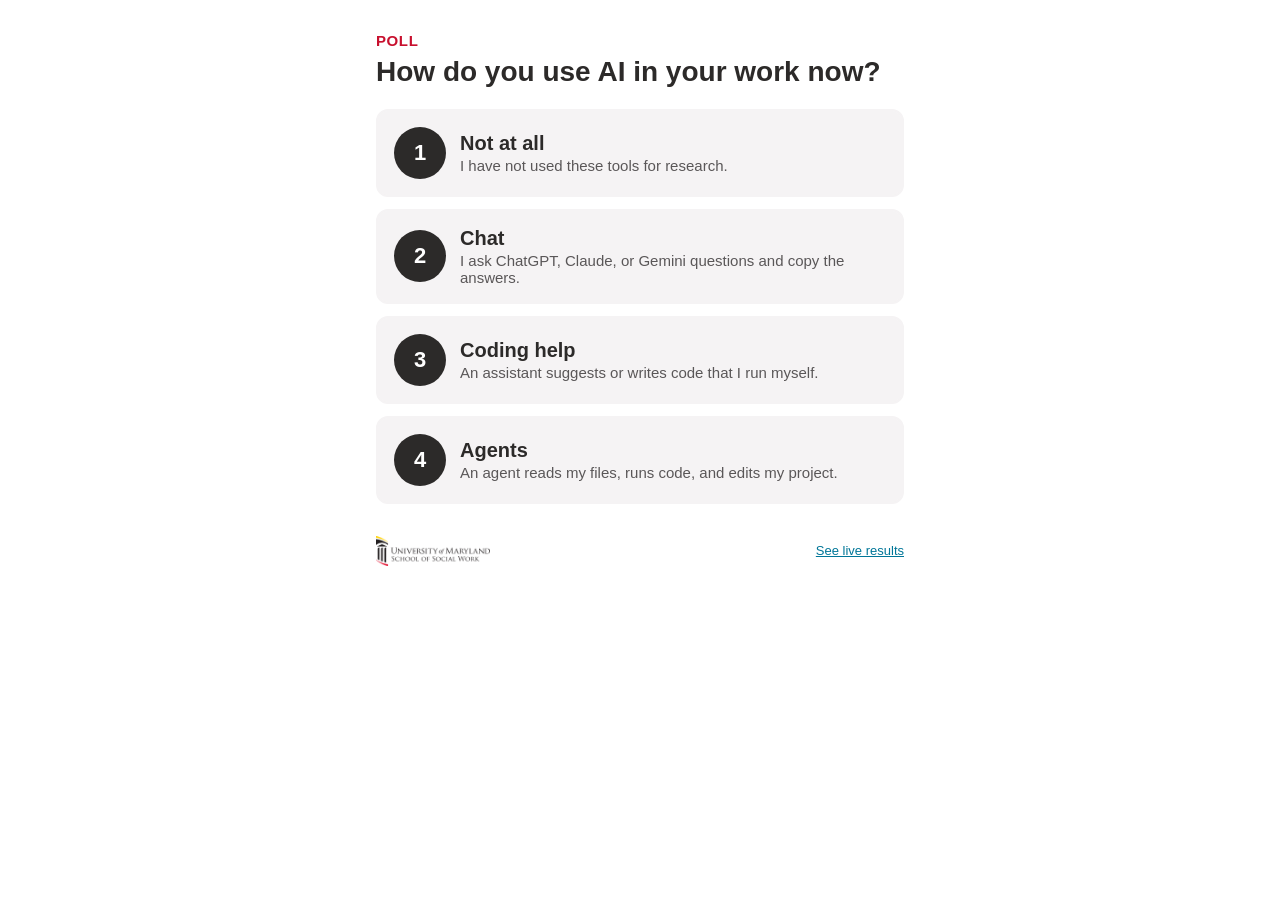
<file: index.html>
<!doctype html>
<html lang="en">
<head>
  <meta charset="utf-8">
  <meta name="viewport" content="width=device-width, initial-scale=1">
  <title>Poll: How do you use AI?</title>
  <meta name="description" content="One-question audience poll for the talk How I use AI in my research.">
  <link rel="stylesheet" href="style.css">
</head>
<body>
  <div class="demo-banner" id="demo">Demo mode: votes are saved only in this browser until Firebase is set up.</div>
  <main class="vote-wrap">
    <p class="eyebrow">Poll</p>
    <h1 id="question">How do you use AI in your work now?</h1>

    <div class="choices" id="choices" role="group" aria-labelledby="question"></div>

    <div class="status" id="status" role="status" aria-live="polite"></div>

    <div class="footer">
      <img src="umb-ssw-logo.png" alt="University of Maryland School of Social Work">
      <a id="results-link" href="results.html">See live results</a>
    </div>
  </main>

  <script type="module">
    import { CHOICES, castVote, myVote, isDemo, pollName } from "./poll.js";

    const box = document.getElementById("choices");
    const status = document.getElementById("status");
    const q = location.search;
    document.getElementById("results-link").href = "results.html" + q;
    if (isDemo) document.getElementById("demo").classList.add("show");

    function show(msg, kind) {
      status.textContent = msg;
      status.className = "status show " + kind;
    }

    function render(selected) {
      box.innerHTML = "";
      CHOICES.forEach((c, i) => {
        const b = document.createElement("button");
        b.className = "choice";
        b.type = "button";
        b.setAttribute("aria-pressed", String(c.id === selected));
        b.disabled = Boolean(selected);
        b.innerHTML = `<span class="num">${i + 1}</span><span><span class="label"></span><span class="desc"></span></span>`;
        b.querySelector(".label").textContent = c.label;
        b.querySelector(".desc").textContent = c.desc;
        b.addEventListener("click", () => vote(c.id));
        box.appendChild(b);
      });
    }

    async function vote(id) {
      render(id);
      show("Saving your answer...", "ok");
      try {
        await castVote(id);
        const label = CHOICES.find(c => c.id === id).label;
        show(`Thanks. Your answer, "${label}", is counted. The results are on the screen.`, "ok");
      } catch (e) {
        if (e.message === "already-voted") {
          show("You have already answered this poll from this device.", "ok");
        } else {
          render(null);
          show("The vote did not go through. Check your connection and try again.", "err");
          console.error(e);
        }
      }
    }

    const prior = myVote();
    render(prior);
    if (prior) {
      const label = (CHOICES.find(c => c.id === prior) || {}).label || prior;
      show(`You already answered: "${label}". Thanks.`, "ok");
    }
  </script>
</body>
</html>
</file>
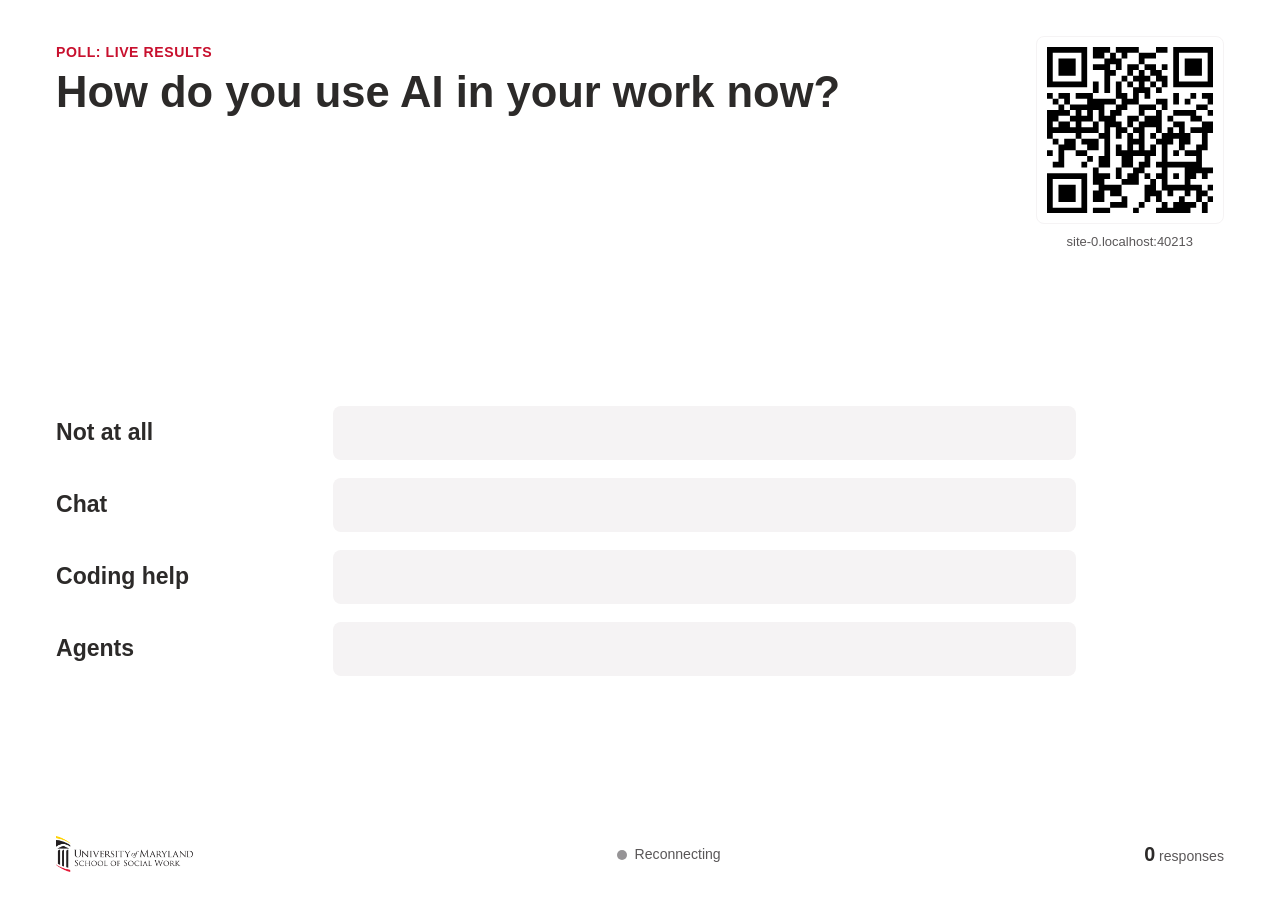
<file: results.html>
<!doctype html>
<html lang="en">
<head>
  <meta charset="utf-8">
  <meta name="viewport" content="width=device-width, initial-scale=1">
  <title>Poll results: How do you use AI?</title>
  <link rel="stylesheet" href="style.css">
  <script src="qrcode.js"></script>
</head>
<body class="results-body">
  <div class="demo-banner" id="demo">Demo mode: showing votes from this browser only until Firebase is set up.</div>

  <header class="results-head">
    <div>
      <p class="eyebrow">Poll: live results</p>
      <h1 id="question">How do you use AI in your work now?</h1>
    </div>
    <div class="qr-box" aria-label="Scan to vote">
      <div id="qr"></div>
      <div class="url" id="vote-url"></div>
    </div>
  </header>

  <section class="bars" id="bars" aria-live="polite"></section>

  <footer class="results-foot">
    <img src="umb-ssw-logo.png" alt="University of Maryland School of Social Work">
    <span><span class="live-dot" id="dot"></span><span id="conn">Connecting</span></span>
    <span class="total"><strong id="total">0</strong> responses</span>
  </footer>

  <script type="module">
    import { CHOICES, watchResults, isDemo } from "./poll.js";

    if (isDemo) document.getElementById("demo").classList.add("show");

    // QR code pointing at the vote page in this same folder, keeping any ?poll= name.
    const voteUrl = new URL("./", location.href);
    voteUrl.search = location.search;
    const shown = voteUrl.href.replace(/^https?:\/\//, "").replace(/\/$/, "");
    document.getElementById("vote-url").textContent = shown;
    if (window.qrcode) {
      const qr = qrcode(0, "M");
      qr.addData(voteUrl.href);
      qr.make();
      document.getElementById("qr").innerHTML = qr.createSvgTag({ cellSize: 8, margin: 0, scalable: true });
    }

    // Build one row per choice.
    const bars = document.getElementById("bars");
    const rows = {};
    for (const c of CHOICES) {
      const row = document.createElement("div");
      row.className = "bar-row";
      row.innerHTML = `<div class="bar-label"></div><div class="bar-track"><div class="bar-fill"></div></div><div class="bar-value"></div>`;
      row.querySelector(".bar-label").textContent = c.label;
      bars.appendChild(row);
      rows[c.id] = row;
    }

    function update(counts, total) {
      document.getElementById("total").textContent = total;
      const max = Math.max(1, ...Object.values(counts));
      for (const c of CHOICES) {
        const n = counts[c.id];
        const pct = total ? Math.round((100 * n) / total) : 0;
        const row = rows[c.id];
        row.querySelector(".bar-fill").style.width = (100 * n / max) + "%";
        row.querySelector(".bar-value").innerHTML = `${n}<small>${pct}%</small>`;
        row.classList.toggle("lead", n > 0 && n === max);
      }
    }

    const dot = document.getElementById("dot");
    const conn = document.getElementById("conn");
    function status(s) {
      const text = { live: "Live", offline: "Reconnecting", error: "Cannot read results", demo: "Demo mode" }[s] || s;
      conn.textContent = text;
      dot.classList.toggle("on", s === "live" || s === "demo");
    }

    watchResults(update, status).catch(e => { console.error(e); status("error"); });
  </script>
</body>
</html>
</file>
<file: style.css>
:root {
  --red: #C8102E;
  --gold: #FFCD00;
  --black: #2C2A29;
  --teal: #007698;
  --gray: #969496;
  --mid: #5A5758;
  --light: #F5F3F4;
  --white: #FFFFFF;
}

* { box-sizing: border-box; }

html, body {
  margin: 0;
  padding: 0;
  background: var(--white);
  color: var(--black);
  font-family: Calibri, "Segoe UI", Arial, Helvetica, sans-serif;
  -webkit-font-smoothing: antialiased;
}

a { color: var(--teal); }

/* ---------- Vote page (phones) ---------- */

.vote-wrap {
  max-width: 560px;
  margin: 0 auto;
  padding: 24px 16px 48px;
}

.eyebrow {
  font-size: 15px;
  font-weight: 700;
  letter-spacing: 0.04em;
  text-transform: uppercase;
  color: var(--red);
  margin: 8px 0 6px;
}

h1 {
  font-size: 28px;
  line-height: 1.2;
  margin: 0 0 20px;
}

.choices { display: grid; gap: 12px; }

.choice {
  display: grid;
  grid-template-columns: 52px 1fr;
  gap: 14px;
  align-items: center;
  width: 100%;
  text-align: left;
  padding: 16px;
  border: 2px solid var(--light);
  border-radius: 12px;
  background: var(--light);
  color: var(--black);
  font: inherit;
  cursor: pointer;
  transition: border-color 120ms, background 120ms, transform 80ms;
}
.choice:hover { border-color: var(--gray); }
.choice:active { transform: scale(0.99); }
.choice:focus-visible { outline: 3px solid var(--gold); outline-offset: 2px; }
.choice[aria-pressed="true"] { border-color: var(--red); background: #FBE7EA; }
.choice:disabled { cursor: default; }

.choice .num {
  width: 52px; height: 52px;
  border-radius: 50%;
  background: var(--black);
  color: var(--white);
  display: grid; place-items: center;
  font-size: 22px; font-weight: 700;
}
.choice[aria-pressed="true"] .num { background: var(--red); }
.choice .label { font-size: 20px; font-weight: 700; display: block; }
.choice .desc { font-size: 15px; color: var(--mid); display: block; margin-top: 2px; }

.status {
  margin-top: 20px;
  padding: 14px 16px;
  border-radius: 10px;
  font-size: 16px;
  display: none;
}
.status.show { display: block; }
.status.ok { background: #E4EDD8; }
.status.err { background: #F4D4D9; }

.footer {
  margin-top: 32px;
  display: flex;
  align-items: center;
  justify-content: space-between;
  gap: 12px;
  color: var(--mid);
  font-size: 13px;
}
.footer img { height: 30px; width: auto; }

.demo-banner {
  background: var(--gold);
  color: var(--black);
  font-size: 14px;
  padding: 8px 16px;
  text-align: center;
  display: none;
}
.demo-banner.show { display: block; }

/* ---------- Results page (projector) ---------- */

.results-body { min-height: 100vh; display: flex; flex-direction: column; }

.results-head {
  display: flex;
  justify-content: space-between;
  align-items: flex-start;
  gap: 32px;
  padding: 36px 56px 8px;
}
.results-head h1 { font-size: clamp(30px, 3.4vw, 52px); margin: 0; }
.results-head .eyebrow { font-size: clamp(14px, 1.1vw, 18px); }

.qr-box { text-align: center; flex: 0 0 auto; }
.qr-box #qr { background: var(--white); padding: 10px; border: 1px solid var(--light); border-radius: 8px; display: inline-block; }
.qr-box #qr svg { display: block; width: clamp(140px, 13vw, 220px); height: auto; }
.qr-box .url { font-size: clamp(13px, 1vw, 17px); color: var(--mid); margin-top: 6px; word-break: break-all; max-width: 240px; }

.bars {
  flex: 1;
  display: grid;
  gap: clamp(14px, 2vh, 26px);
  padding: 16px 56px 16px;
  align-content: center;
}

.bar-row {
  display: grid;
  grid-template-columns: minmax(180px, 22%) 1fr minmax(120px, 11%);
  align-items: center;
  gap: 20px;
}
.bar-label { font-size: clamp(18px, 1.8vw, 30px); font-weight: 700; }
.bar-track { background: var(--light); border-radius: 8px; height: clamp(34px, 6vh, 64px); overflow: hidden; }
.bar-fill {
  height: 100%;
  width: 0;
  background: var(--black);
  border-radius: 8px;
  transition: width 600ms cubic-bezier(.2,.8,.2,1);
}
.bar-row.lead .bar-fill { background: var(--red); }
.bar-value { font-size: clamp(18px, 1.8vw, 30px); font-variant-numeric: tabular-nums; text-align: right; }
.bar-value small { color: var(--mid); font-size: 0.7em; margin-left: 6px; }

.results-foot {
  display: flex;
  justify-content: space-between;
  align-items: center;
  padding: 12px 56px 28px;
  color: var(--mid);
  font-size: clamp(14px, 1.1vw, 18px);
}
.results-foot img { height: 36px; width: auto; }
.total strong { color: var(--black); font-size: 1.4em; font-variant-numeric: tabular-nums; }
.live-dot { display: inline-block; width: 10px; height: 10px; border-radius: 50%; background: var(--gray); margin-right: 8px; vertical-align: middle; }
.live-dot.on { background: #2E8B57; animation: pulse 1.6s infinite; }
@keyframes pulse { 0%,100% { opacity: 1; } 50% { opacity: 0.35; } }

@media (max-width: 760px) {
  .results-head { flex-direction: column; padding: 20px 16px 4px; }
  .bars, .results-foot { padding-left: 16px; padding-right: 16px; }
  .bar-row { grid-template-columns: 1fr; gap: 6px; }
  .bar-value { text-align: left; }
}

@media (prefers-reduced-motion: reduce) {
  .bar-fill, .choice { transition: none; }
  .live-dot.on { animation: none; }
}
</file>
